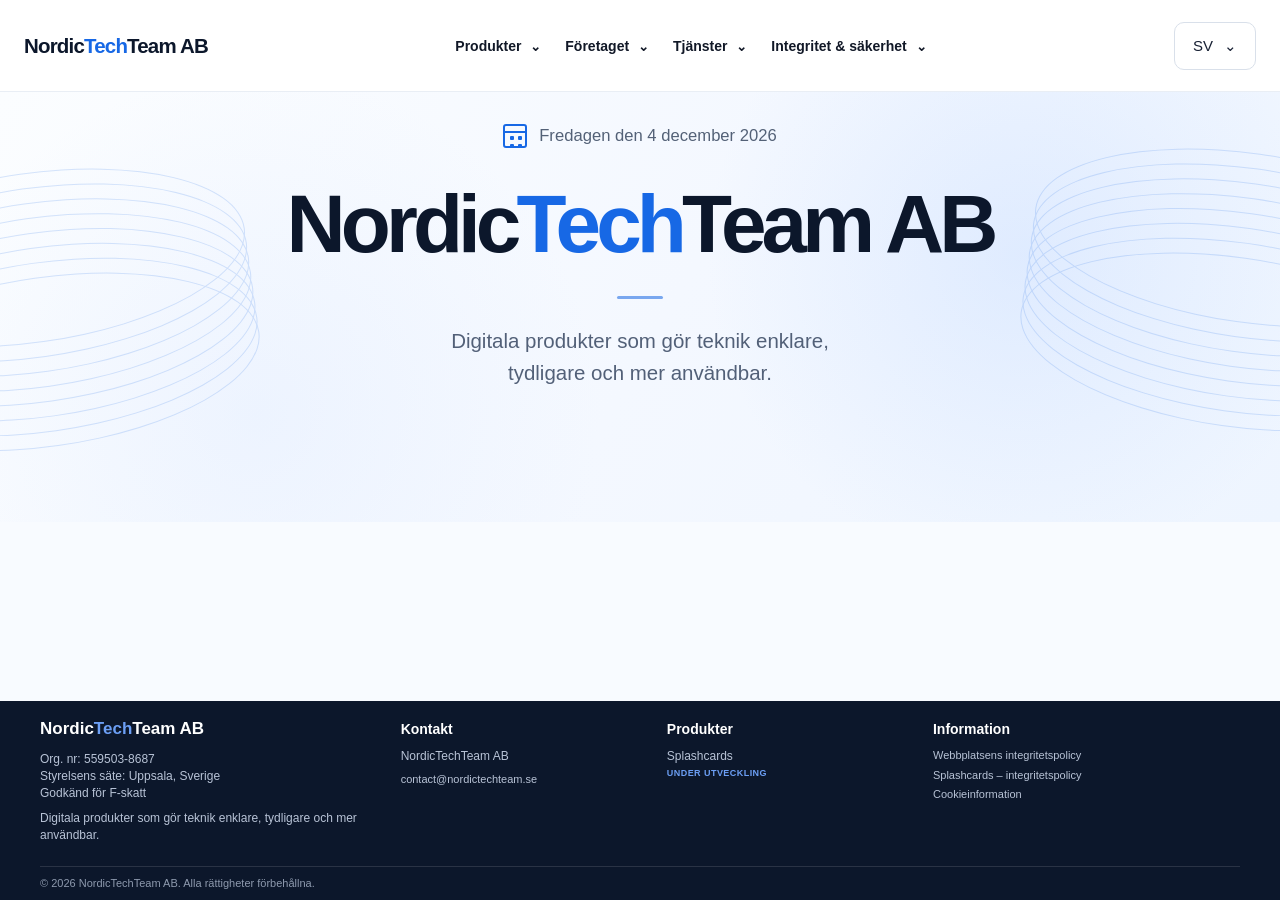
<file: index.html>
<!DOCTYPE html>
<html lang="sv">

<head>
    <meta charset="UTF-8">
    <meta name="viewport" content="width=device-width, initial-scale=1.0">

    <title>NordicTechTeam AB</title>

    <link rel="stylesheet" href="style.css">
</head>

<body>

    <!-- ========================================
         TOPPMENY
    ========================================= -->

    <header class="topbar">

        <a href="#" class="logo">
            Nordic<span>Tech</span>Team AB
        </a>

        <!-- Hamburgermeny för mobil -->
        <button
            class="menu-toggle"
            id="menuToggle"
            aria-label="Öppna meny"
            aria-expanded="false"
        >
            ☰
        </button>


        <!-- NAVIGATION -->
        <nav class="navigation" id="mainNavigation">


            <!-- PRODUKTER -->
            <div class="dropdown">

                <button class="nav-link">
                    Produkter
                    <span class="arrow">⌄</span>
                </button>

                <div class="dropdown-menu products-menu">
<!-- 

                    <div class="submenu">
                    
                        <button class="submenu-button">
                            Publicerade
                            <span>›</span>
                        </button>
                    
                        <div class="submenu-menu">
                    
                            <a
                                href="https://hundpromenad.se"
                                target="_blank"
                                rel="noopener noreferrer"
                            >
                                Hundpromenad.se
                            </a>
                    
                            <a
                                href="https://nosbox.se"
                                target="_blank"
                                rel="noopener noreferrer"
                            >
                                Nosbox.se
                            </a>
                    
                        </div>
                    
                    </div>

-->

                    <!-- Under utveckling -->
                    <div class="submenu">

                        <button class="submenu-button">
                            Under utveckling
                            <span>›</span>
                        </button>

                        <div class="submenu-menu">

                            <div class="product-coming-soon">
                                <span>
                                    Splashcards
                                </span>
                            </div>

                        </div>

                    </div>

                </div>

            </div>


            <!-- FÖRETAGET -->
            <div class="dropdown">

                <button class="nav-link">
                    Företaget
                    <span class="arrow">⌄</span>
                </button>

                <div class="dropdown-menu">

                    <a href="#" id="openAbout">
                        Om NordicTechTeam
                    </a>

                    <a href="#" id="openIdea">
                        Vår idé
                    </a>

                </div>

            </div>


            <!-- TJÄNSTER -->
            <div class="dropdown">

                <button class="nav-link">
                    Tjänster
                    <span class="arrow">⌄</span>
                </button>

                <div class="dropdown-menu">

                    <a href="#">
                        Apputveckling
                    </a>

                    <a href="#">
                        Digitala lösningar
                    </a>

                </div>

            </div>


            <!-- INTEGRITET & SÄKERHET -->
            <div class="dropdown">

                <button class="nav-link">
                    Integritet & säkerhet
                    <span class="arrow">⌄</span>
                </button>

                <div class="dropdown-menu">

                    <a href="integritet.html">
                        Webbplatsens integritetspolicy
                    </a>

                    <a href="flashcard_integritet.html">
                        Splashcards – integritetspolicy
                    </a>

                    <a href="cookies.html">
                        Cookieinformation
                    </a>

                </div>

            </div>

        
            <!-- Kontakt i menyn 
            <a href="#kontakt" class="nav-contact-text">
                Kontakt
            </a>
        -->


        </nav>


        <!-- HÖGER DEL -->
        <div class="topbar-right">

            <button class="language">
                SV
                <span>⌄</span>
            </button>            

        </div>

    </header>



    <!-- ========================================
         HUVUDINNEHÅLL
    ========================================= -->

    <main>

        <section class="hero">


            <!-- Vänster våg -->
            <div class="wave wave-left">
                <span></span>
                <span></span>
                <span></span>
                <span></span>
                <span></span>
                <span></span>
                <span></span>
                <span></span>
            </div>


            <!-- Höger våg -->
            <div class="wave wave-right">
                <span></span>
                <span></span>
                <span></span>
                <span></span>
                <span></span>
                <span></span>
                <span></span>
                <span></span>
            </div>


            <div class="hero-content">


                <!-- Datum -->
                <div class="date-row">

                    <div class="calendar-icon">

                        <div class="calendar-top"></div>

                        <div class="calendar-body">
                            <span></span>
                            <span></span>
                            <span></span>
                            <span></span>
                        </div>

                    </div>

                    <p id="currentDate"></p>

                </div>


                <!-- Huvudrubrik -->
                <h1>
                    Nordic<span>Tech</span>Team AB
                </h1>


                <div class="title-line"></div>


                <!-- Text -->
                <p class="tagline">
                    Digitala produkter som gör teknik enklare,
                    <br class="desktop-break">
                    tydligare och mer användbar.
                </p>


                

            </div>

        </section>


        <!-- Platser för framtida innehåll -->
        <section id="appar"></section>

        <section id="kontakt"></section>

    </main>



    <!-- ========================================
         SIDFOT
    ========================================= -->

    <footer class="site-footer">

        <div class="footer-container">


            <!-- FÖRETAGET -->
            <div class="footer-column footer-company">

                <h2>
                    Nordic<span>Tech</span>Team AB
                </h2>
                <p class="footer-company-info">
                    Org. nr: 559503-8687<br>
                    Styrelsens säte: Uppsala, Sverige<br>
                    Godkänd för F-skatt<br>
                </p>

                 <p>
                    Digitala produkter som gör teknik enklare,
                    tydligare och mer användbar.
                </p>

            </div>


            <!-- KONTAKT -->
            <div class="footer-column">

                <h3>Kontakt</h3>

                <p>
                    NordicTechTeam AB
                </p>

                <a href="mailto:nordictechteam@gmail.com">
                    contact@nordictechteam.se
                </a>

            </div>


            <!-- PRODUKTER -->
            <div class="footer-column">

                <h3>Produkter</h3>
<!--
                <a
                    href="https://hundpromenad.se"
                    target="_blank"
                    rel="noopener noreferrer"
                >
                    hundpromenad.se
                </a>

                <a
                    href="https://nosbox.se"
                    target="_blank"
                    rel="noopener noreferrer"
                >
                    nosbox.se
                </a>
-->
                <span class="footer-development">
                    Splashcards

                    <small>
                        Under utveckling
                    </small>
                </span>

            </div>


            <!-- INFORMATION -->
            <div class="footer-column">

                <h3>Information</h3>

                <a href="integritet.html">
                    Webbplatsens integritetspolicy
                </a>

                <a href="flashcard_integritet.html">
                    Splashcards – integritetspolicy
                </a>

                <a href="cookies.html">
                    Cookieinformation
                </a>

            </div>

        </div>


        <!-- Nedersta raden -->
        <div class="footer-bottom">

            <p>
                © 2026 NordicTechTeam AB.
                Alla rättigheter förbehållna.
            </p>

        </div>

    </footer>



    <!-- ========================================
         POPUP – OM NORDICTECHTEAM
    ========================================= -->

    <div
        class="about-modal"
        id="aboutModal"
        role="dialog"
        aria-modal="true"
        aria-labelledby="aboutTitle"
    >

        <div class="about-modal-content">

            <button
                class="about-modal-close"
                id="closeAbout"
                aria-label="Stäng"
            >
                &times;
            </button>


            <h2
                class="modal-blue-title"
                id="aboutTitle"
            >
                Om NordicTechTeam AB
            </h2>


            <p>
                NordicTechTeam AB är ett svenskt teknikföretag
                med fokus på utveckling av digitala lösningar
                och applikationer.
            </p>

            <p>
                Vi utvecklar användarvänliga digitala verktyg
                med målet att göra teknik enkel, tillgänglig
                och användbar i vardagen.
            </p>

            <p>
                Vårt arbete omfattar bland annat utveckling
                av appar och programvara inom lärande,
                produktivitet och digital tillgänglighet.
            </p>

        </div>

    </div>



    <!-- ========================================
         POPUP – VÅR IDÉ
    ========================================= -->

    <div
        class="about-modal"
        id="ideaModal"
        role="dialog"
        aria-modal="true"
        aria-labelledby="ideaTitle"
    >

        <div class="about-modal-content">

            <button
                class="about-modal-close"
                id="closeIdea"
                aria-label="Stäng"
            >
                &times;
            </button>


            <h2
                class="modal-blue-title"
                id="ideaTitle"
            >
                Vår idé
            </h2>


            <p>
                Vår idé är att skapa digitala produkter som
                löser verkliga problem och gör vardagen enklare.
            </p>

            <p>
                Vi vill utveckla lösningar som är tydliga,
                användarvänliga och lätta att förstå,
                utan onödig komplexitet.
            </p>

            <p>
                Teknik ska vara ett hjälpmedel. Därför utgår
                vi från användarens behov och fokuserar på
                funktioner som faktiskt tillför värde.
            </p>

        </div>

    </div>



    <!-- JavaScript -->
    <script src="script.js"></script>


    <!-- Cloudflare Web Analytics -->
    <script type='module' 
        src='https://static.cloudflareinsights.com/beacon.min.js' 
        data-cf-beacon='{"token": "2619cbb8064b44cd95026de4b853d9dc"}'>
    </script><!-- End Cloudflare Web Analytics -->
</body>

</html>
</file>
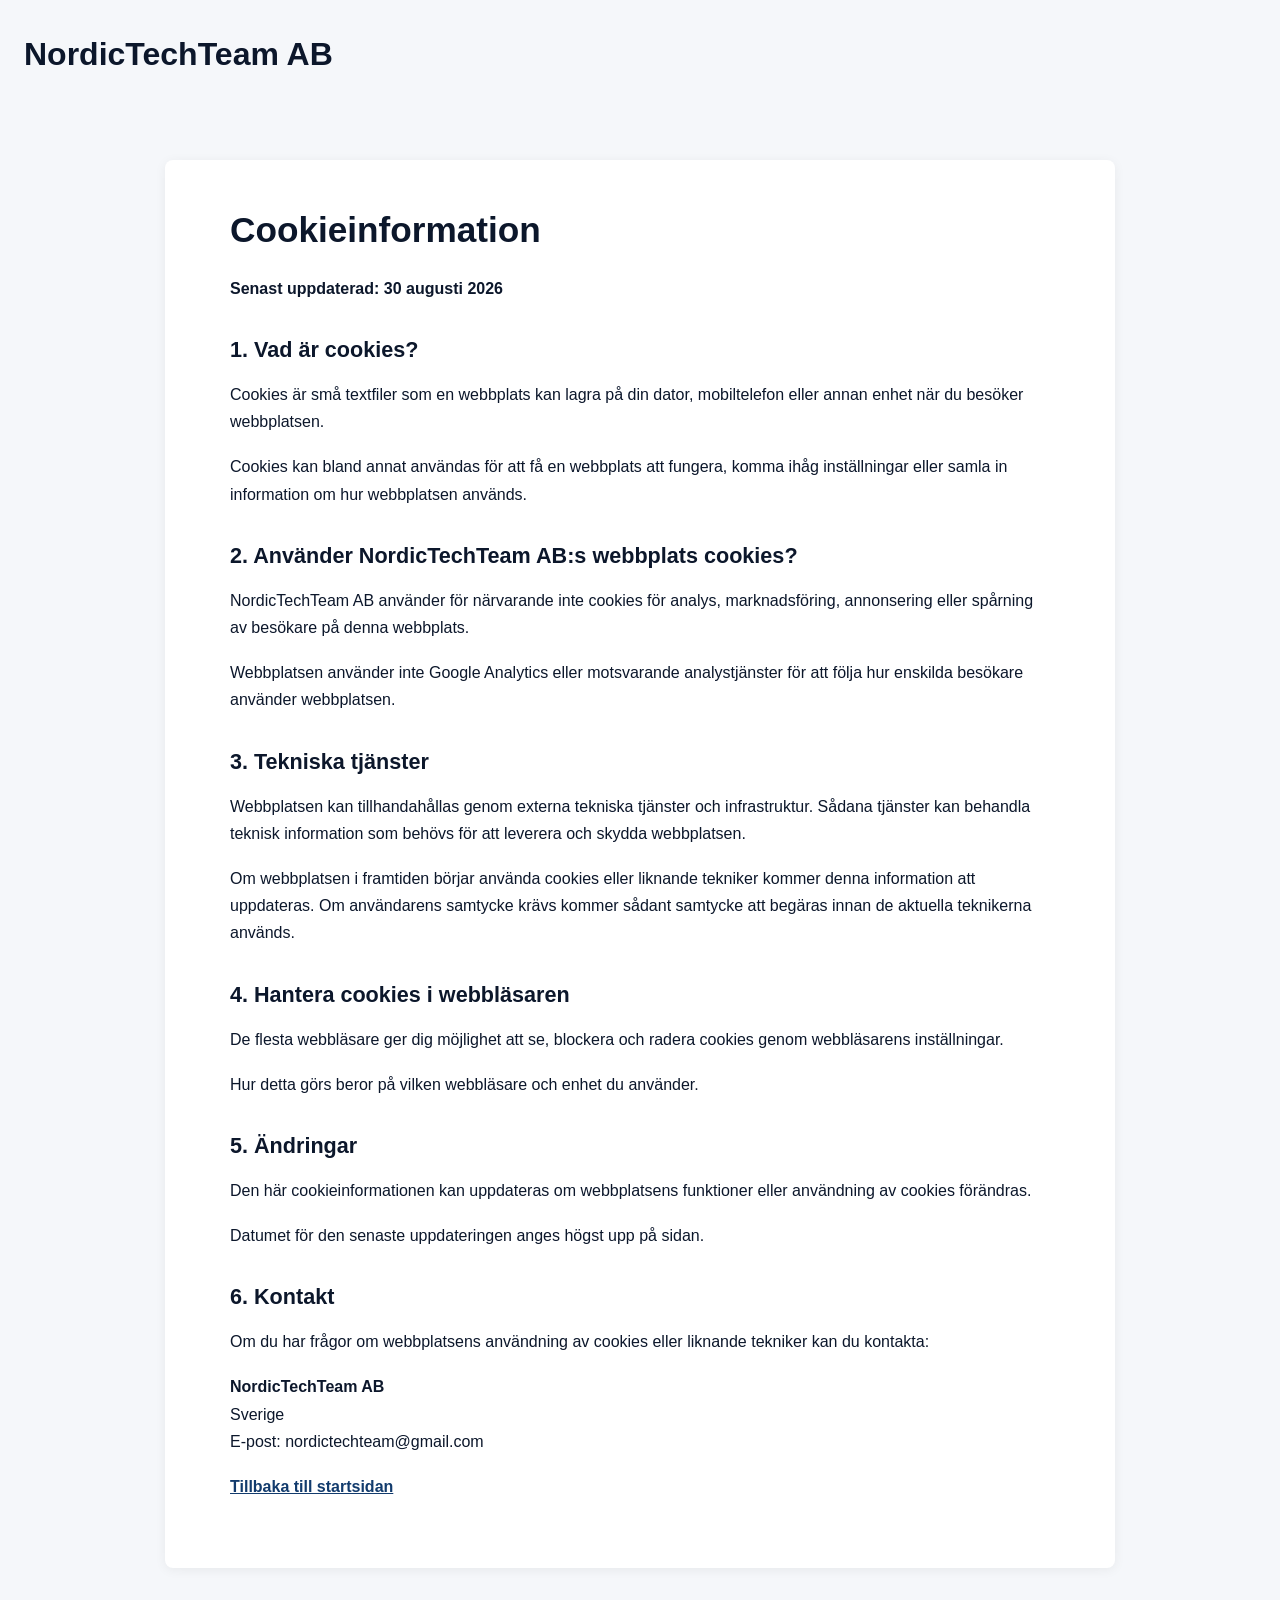
<file: cookies.html>
<!DOCTYPE html>
<html lang="sv">

<head>
    <meta charset="UTF-8">
    <meta name="viewport" content="width=device-width, initial-scale=1.0">

    <title>Cookieinformation | NordicTechTeam AB</title>

    <link rel="stylesheet" href="style.css">
</head>

<body class="privacy-page">

    <header>
        <h1>NordicTechTeam AB</h1>
    </header>

    <main class="privacy-container">

        <section>

            <h2>Cookieinformation</h2>

            <p>
                <strong>Senast uppdaterad: 30 augusti 2026</strong>
            </p>

            <h3>1. Vad är cookies?</h3>

            <p>
                Cookies är små textfiler som en webbplats kan lagra
                på din dator, mobiltelefon eller annan enhet när du
                besöker webbplatsen.
            </p>

            <p>
                Cookies kan bland annat användas för att få en webbplats
                att fungera, komma ihåg inställningar eller samla in
                information om hur webbplatsen används.
            </p>

            <h3>2. Använder NordicTechTeam AB:s webbplats cookies?</h3>

            <p>
                NordicTechTeam AB använder för närvarande inte cookies
                för analys, marknadsföring, annonsering eller spårning
                av besökare på denna webbplats.
            </p>

            <p>
                Webbplatsen använder inte Google Analytics eller
                motsvarande analystjänster för att följa hur enskilda
                besökare använder webbplatsen.
            </p>

            <h3>3. Tekniska tjänster</h3>

            <p>
                Webbplatsen kan tillhandahållas genom externa tekniska
                tjänster och infrastruktur. Sådana tjänster kan behandla
                teknisk information som behövs för att leverera och
                skydda webbplatsen.
            </p>

            <p>
                Om webbplatsen i framtiden börjar använda cookies eller
                liknande tekniker kommer denna information att uppdateras.
                Om användarens samtycke krävs kommer sådant samtycke att
                begäras innan de aktuella teknikerna används.
            </p>

            <h3>4. Hantera cookies i webbläsaren</h3>

            <p>
                De flesta webbläsare ger dig möjlighet att se, blockera
                och radera cookies genom webbläsarens inställningar.
            </p>

            <p>
                Hur detta görs beror på vilken webbläsare och enhet
                du använder.
            </p>

            <h3>5. Ändringar</h3>

            <p>
                Den här cookieinformationen kan uppdateras om
                webbplatsens funktioner eller användning av cookies
                förändras.
            </p>

            <p>
                Datumet för den senaste uppdateringen anges högst upp
                på sidan.
            </p>

            <h3>6. Kontakt</h3>

            <p>
                Om du har frågor om webbplatsens användning av cookies
                eller liknande tekniker kan du kontakta:
            </p>

            <p>
                <strong>NordicTechTeam AB</strong><br>
                Sverige<br>
                E-post: nordictechteam@gmail.com
            </p>

            <p>
                <a href="index.html">Tillbaka till startsidan</a>
            </p>

        </section>

    </main>

</body>

</html>
</file>
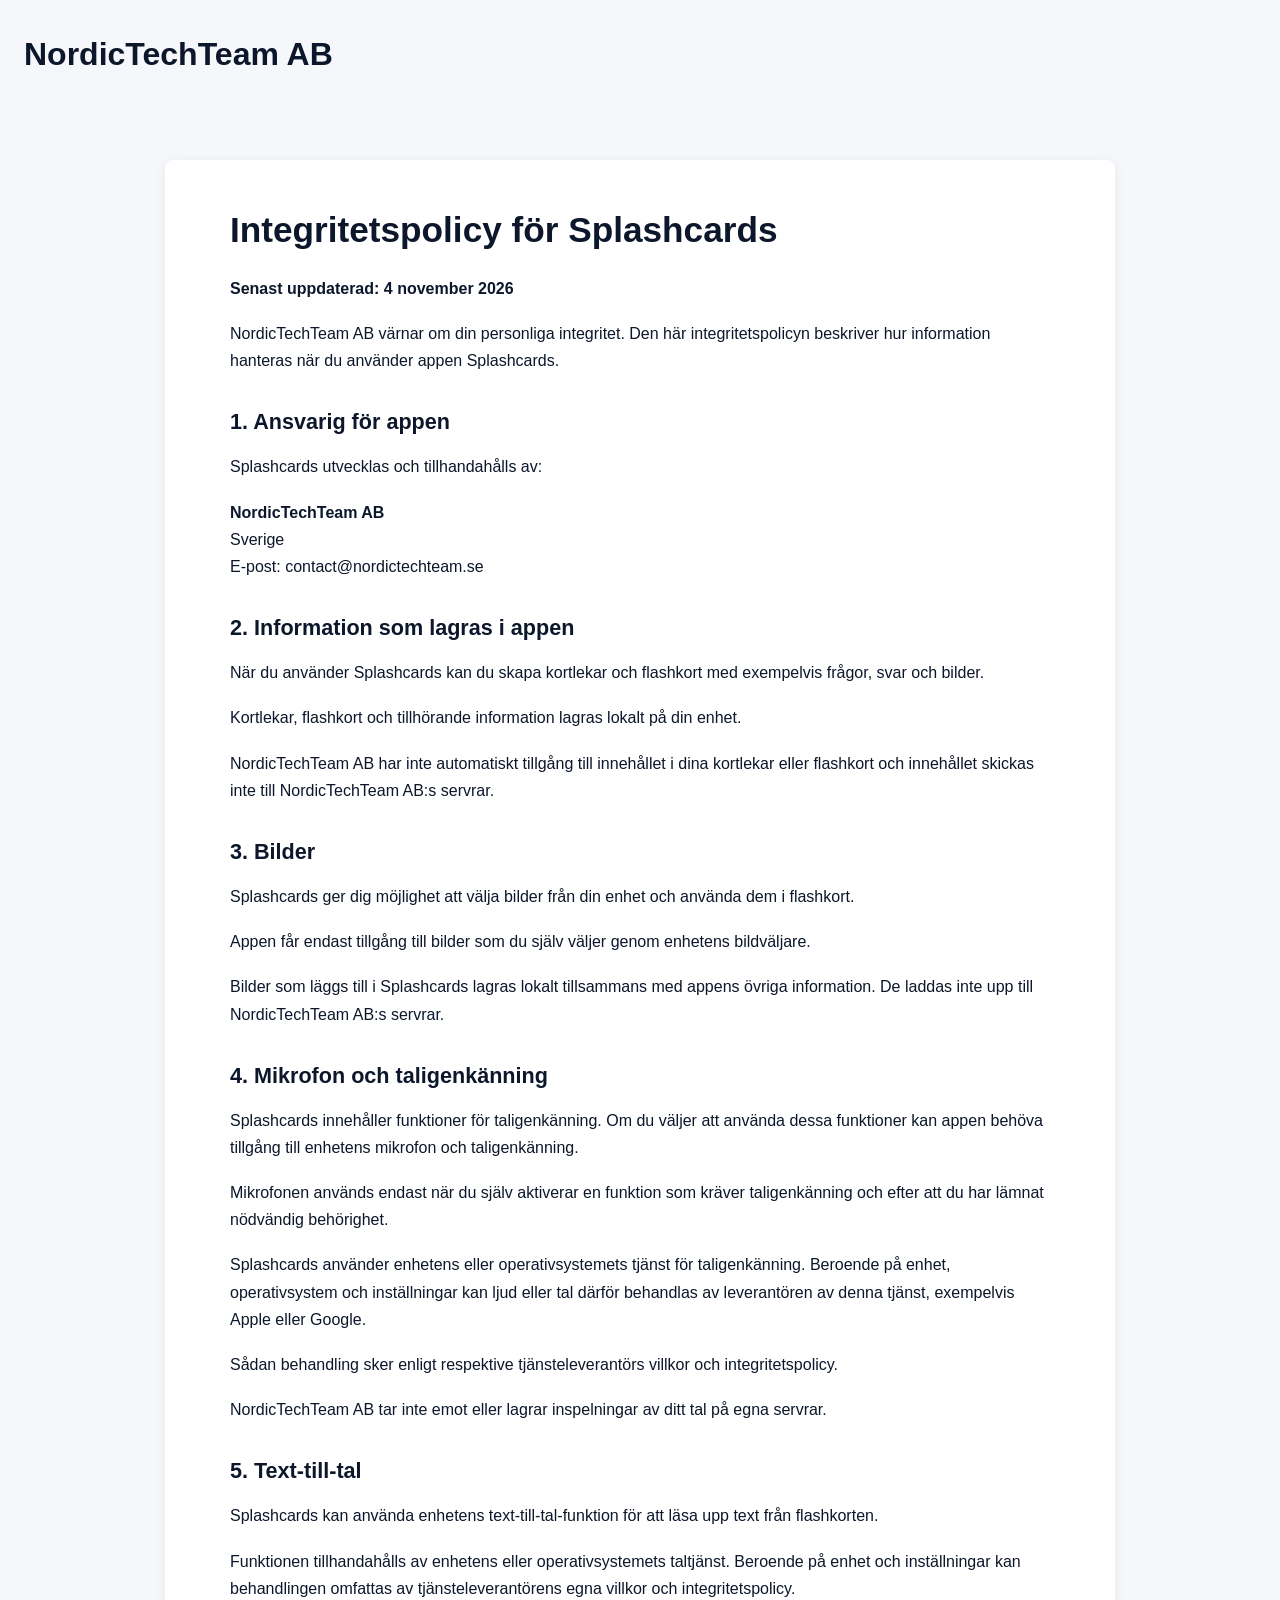
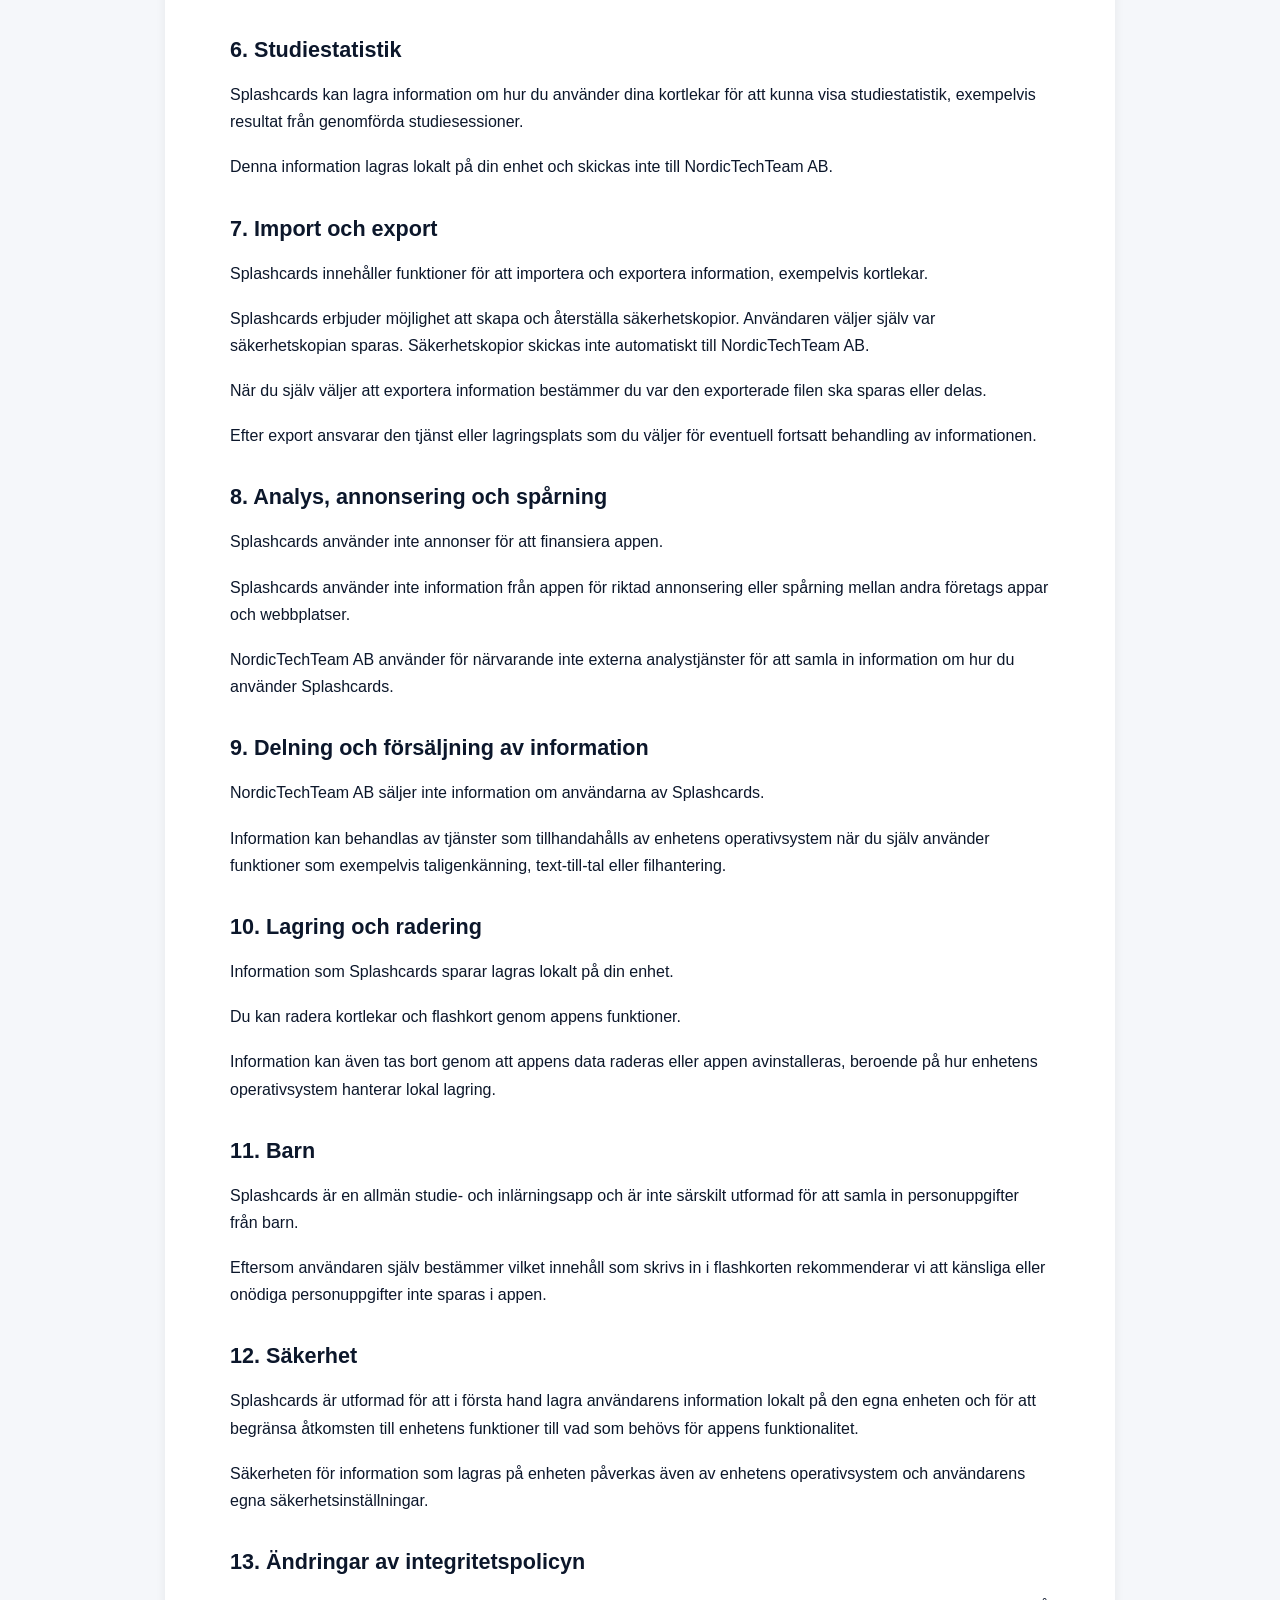
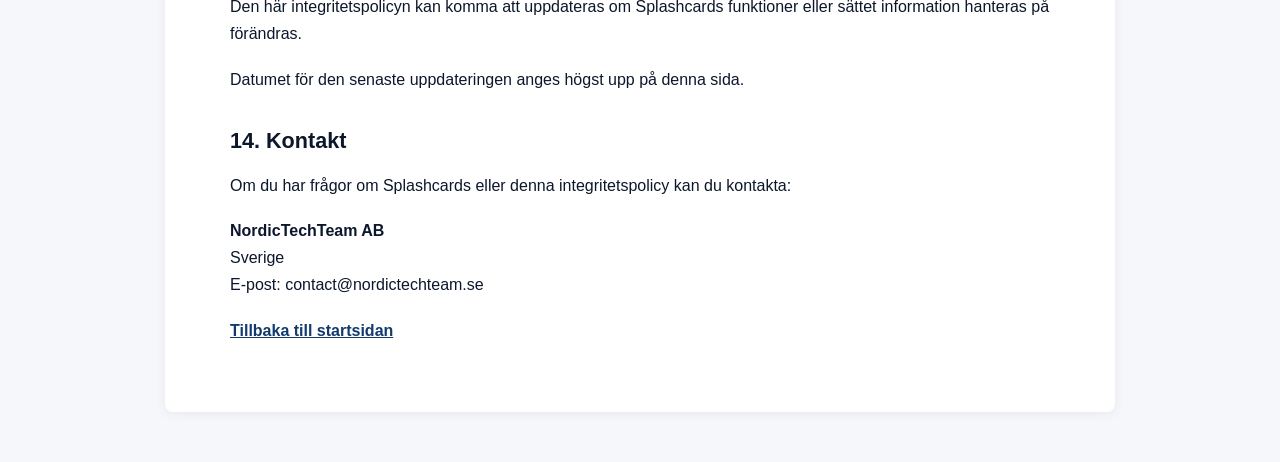
<file: flashcard_integritet.html>
<!DOCTYPE html>
<html lang="sv">
<head>
  <meta charset="UTF-8">
  <meta name="viewport" content="width=device-width, initial-scale=1.0">
  <title>Splashcards – integritetspolicy | NordicTechTeam AB</title>
  <link rel="stylesheet" href="style.css">
</head>

<body class="privacy-page">

  <header>
    <h1>NordicTechTeam AB</h1>
  </header>

 <main class="privacy-container">
    <section>
      <h2>Integritetspolicy för Splashcards</h2>

      <p><strong>Senast uppdaterad: 4 november 2026</strong></p>

      <p>
        NordicTechTeam AB värnar om din personliga integritet.
        Den här integritetspolicyn beskriver hur information hanteras
        när du använder appen Splashcards.
      </p>

      <h3>1. Ansvarig för appen</h3>

      <p>
        Splashcards utvecklas och tillhandahålls av:
      </p>

      <p>
        <strong>NordicTechTeam AB</strong><br>
        Sverige<br>
        E-post: contact@nordictechteam.se
      </p>

      <h3>2. Information som lagras i appen</h3>

      <p>
        När du använder Splashcards kan du skapa kortlekar och flashkort
        med exempelvis frågor, svar och bilder.
      </p>

      <p>
        Kortlekar, flashkort och tillhörande information lagras lokalt
        på din enhet.
      </p>

      <p>
        NordicTechTeam AB har inte automatiskt tillgång till innehållet
        i dina kortlekar eller flashkort och innehållet skickas inte till
        NordicTechTeam AB:s servrar.
      </p>

      <h3>3. Bilder</h3>

      <p>
        Splashcards ger dig möjlighet att välja bilder från din enhet
        och använda dem i flashkort.
      </p>

      <p>
        Appen får endast tillgång till bilder som du själv väljer genom
        enhetens bildväljare.
      </p>

      <p>
        Bilder som läggs till i Splashcards lagras lokalt tillsammans med
        appens övriga information. De laddas inte upp till
        NordicTechTeam AB:s servrar.
      </p>

      <h3>4. Mikrofon och taligenkänning</h3>

      <p>
        Splashcards innehåller funktioner för taligenkänning.
        Om du väljer att använda dessa funktioner kan appen behöva
        tillgång till enhetens mikrofon och taligenkänning.
      </p>

      <p>
        Mikrofonen används endast när du själv aktiverar en funktion
        som kräver taligenkänning och efter att du har lämnat nödvändig behörighet.
      </p>

      <p>
        Splashcards använder enhetens eller operativsystemets tjänst för
        taligenkänning. Beroende på enhet, operativsystem och inställningar
        kan ljud eller tal därför behandlas av leverantören av denna tjänst,
        exempelvis Apple eller Google.
      </p>

      <p>
        Sådan behandling sker enligt respektive tjänsteleverantörs
        villkor och integritetspolicy.
      </p>

      <p>
        NordicTechTeam AB tar inte emot eller lagrar inspelningar
        av ditt tal på egna servrar.
      </p>

      <h3>5. Text-till-tal</h3>

      <p>
        Splashcards kan använda enhetens text-till-tal-funktion
        för att läsa upp text från flashkorten.
      </p>

      <p>
        Funktionen tillhandahålls av enhetens eller operativsystemets
        taltjänst. Beroende på enhet och inställningar kan behandlingen
        omfattas av tjänsteleverantörens egna villkor och integritetspolicy.
      </p>

      <h3>6. Studiestatistik</h3>

      <p>
        Splashcards kan lagra information om hur du använder dina kortlekar
        för att kunna visa studiestatistik, exempelvis resultat från
        genomförda studiesessioner.
      </p>

      <p>
        Denna information lagras lokalt på din enhet och skickas inte
        till NordicTechTeam AB.
      </p>

      <h3>7. Import och export</h3>

      <p>
        Splashcards innehåller funktioner för att importera och exportera
        information, exempelvis kortlekar.
      </p>

      <p>
        Splashcards erbjuder möjlighet att skapa och återställa säkerhetskopior. 
        Användaren väljer själv var säkerhetskopian sparas. Säkerhetskopior skickas inte automatiskt till NordicTechTeam AB.
      </p>
        
      <p>
        När du själv väljer att exportera information bestämmer du var
        den exporterade filen ska sparas eller delas.
      </p>

      <p>
        Efter export ansvarar den tjänst eller lagringsplats som du väljer
        för eventuell fortsatt behandling av informationen.
      </p>

      <h3>8. Analys, annonsering och spårning</h3>

      <p>
        Splashcards använder inte annonser för att finansiera appen.
      </p>

      <p>
        Splashcards använder inte information från appen för riktad
        annonsering eller spårning mellan andra företags appar och webbplatser.
      </p>

      <p>
        NordicTechTeam AB använder för närvarande inte externa analystjänster
        för att samla in information om hur du använder Splashcards.
      </p>

      <h3>9. Delning och försäljning av information</h3>

      <p>
        NordicTechTeam AB säljer inte information om användarna av Splashcards.
      </p>

      <p>
        Information kan behandlas av tjänster som tillhandahålls av
        enhetens operativsystem när du själv använder funktioner som
        exempelvis taligenkänning, text-till-tal eller filhantering.
      </p>

      <h3>10. Lagring och radering</h3>

      <p>
        Information som Splashcards sparar lagras lokalt på din enhet.
      </p>

      <p>
        Du kan radera kortlekar och flashkort genom appens funktioner.
      </p>

      <p>
        Information kan även tas bort genom att appens data raderas
        eller appen avinstalleras, beroende på hur enhetens operativsystem
        hanterar lokal lagring.
      </p>

      <h3>11. Barn</h3>

      <p>
        Splashcards är en allmän studie- och inlärningsapp och är inte
        särskilt utformad för att samla in personuppgifter från barn.
      </p>

      <p>
        Eftersom användaren själv bestämmer vilket innehåll som skrivs
        in i flashkorten rekommenderar vi att känsliga eller onödiga
        personuppgifter inte sparas i appen.
      </p>

      <h3>12. Säkerhet</h3>

      <p>
        Splashcards är utformad för att i första hand lagra användarens
        information lokalt på den egna enheten och för att begränsa
        åtkomsten till enhetens funktioner till vad som behövs
        för appens funktionalitet.
      </p>

      <p>
        Säkerheten för information som lagras på enheten påverkas även
        av enhetens operativsystem och användarens egna säkerhetsinställningar.
      </p>

      <h3>13. Ändringar av integritetspolicyn</h3>

      <p>
        Den här integritetspolicyn kan komma att uppdateras om Splashcards
        funktioner eller sättet information hanteras på förändras.
      </p>

      <p>
        Datumet för den senaste uppdateringen anges högst upp på denna sida.
      </p>

      <h3>14. Kontakt</h3>

      <p>
        Om du har frågor om Splashcards eller denna integritetspolicy
        kan du kontakta:
      </p>

      <p>
        <strong>NordicTechTeam AB</strong><br>
        Sverige<br>
        E-post: contact@nordictechteam.se
      </p>

      <p>
        <a href="index.html">Tillbaka till startsidan</a>
      </p>

    </section>
  </main>

</body>
</html>
</file>
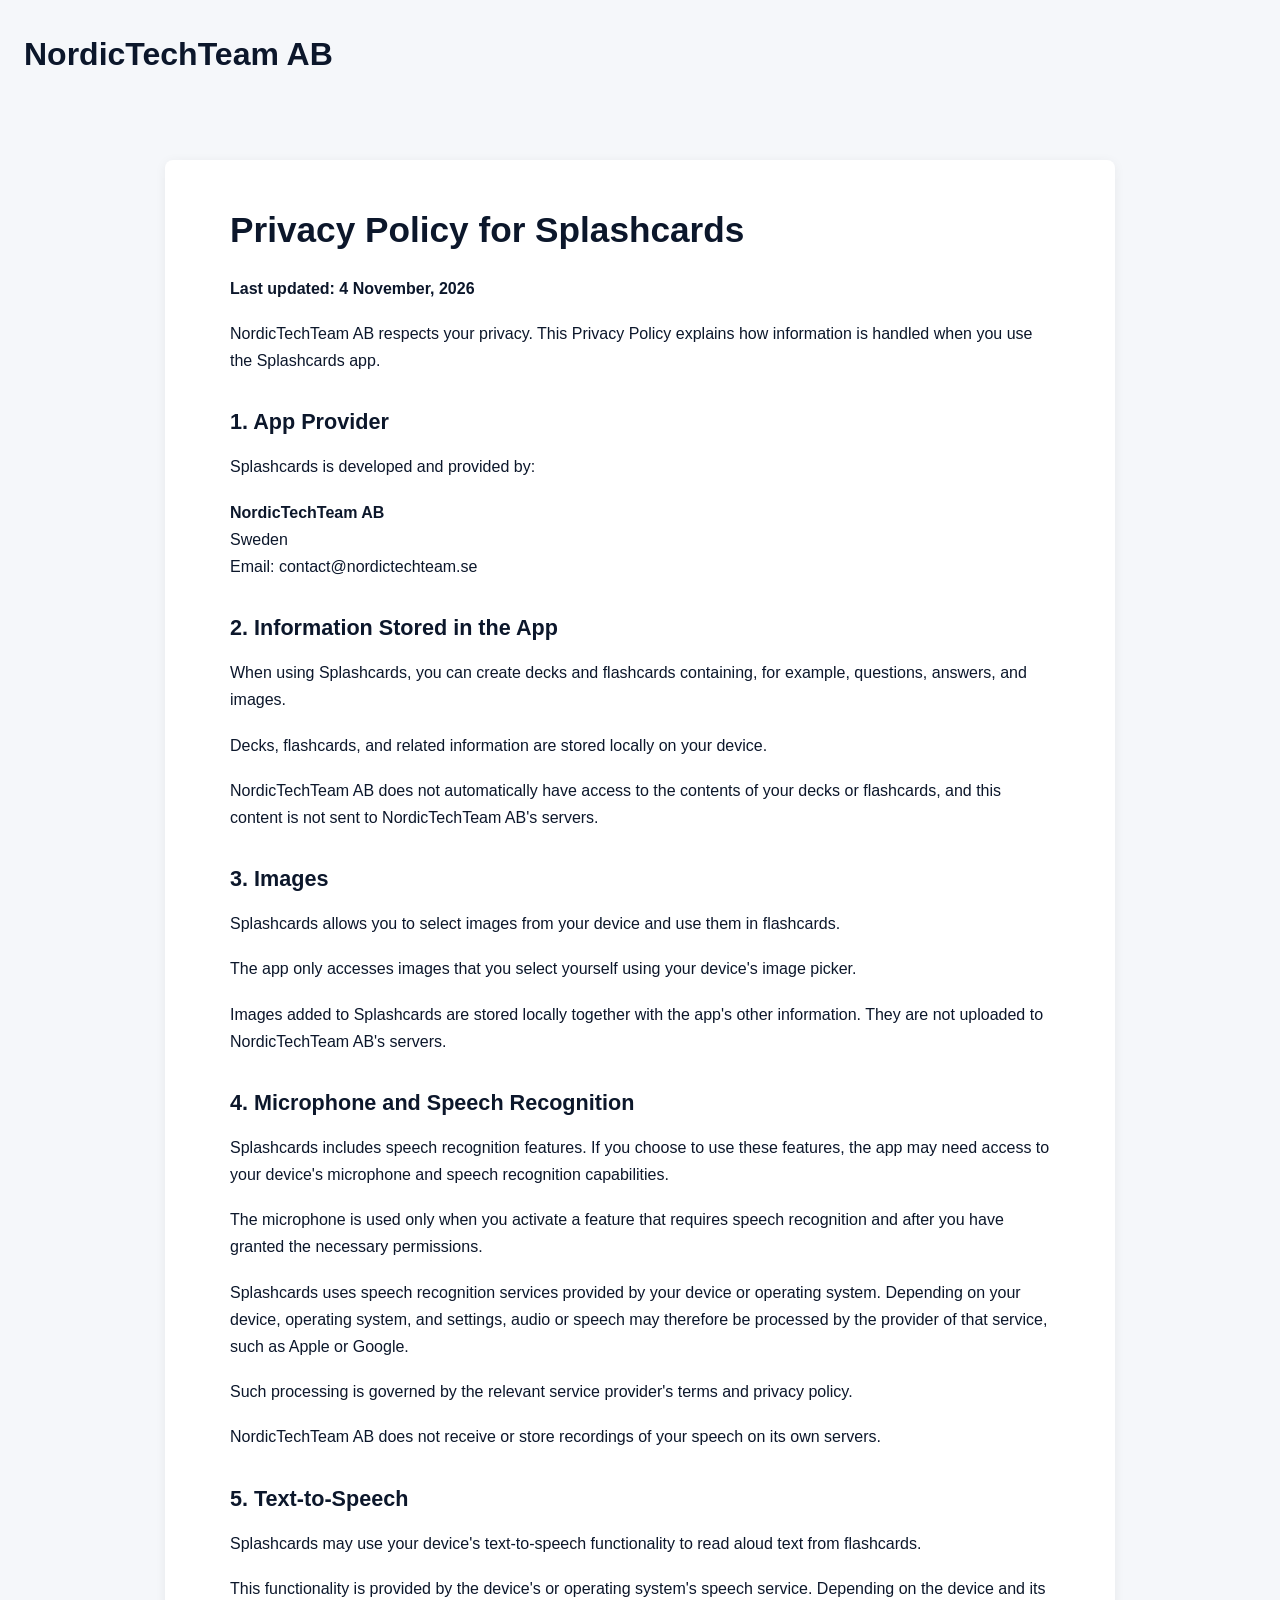
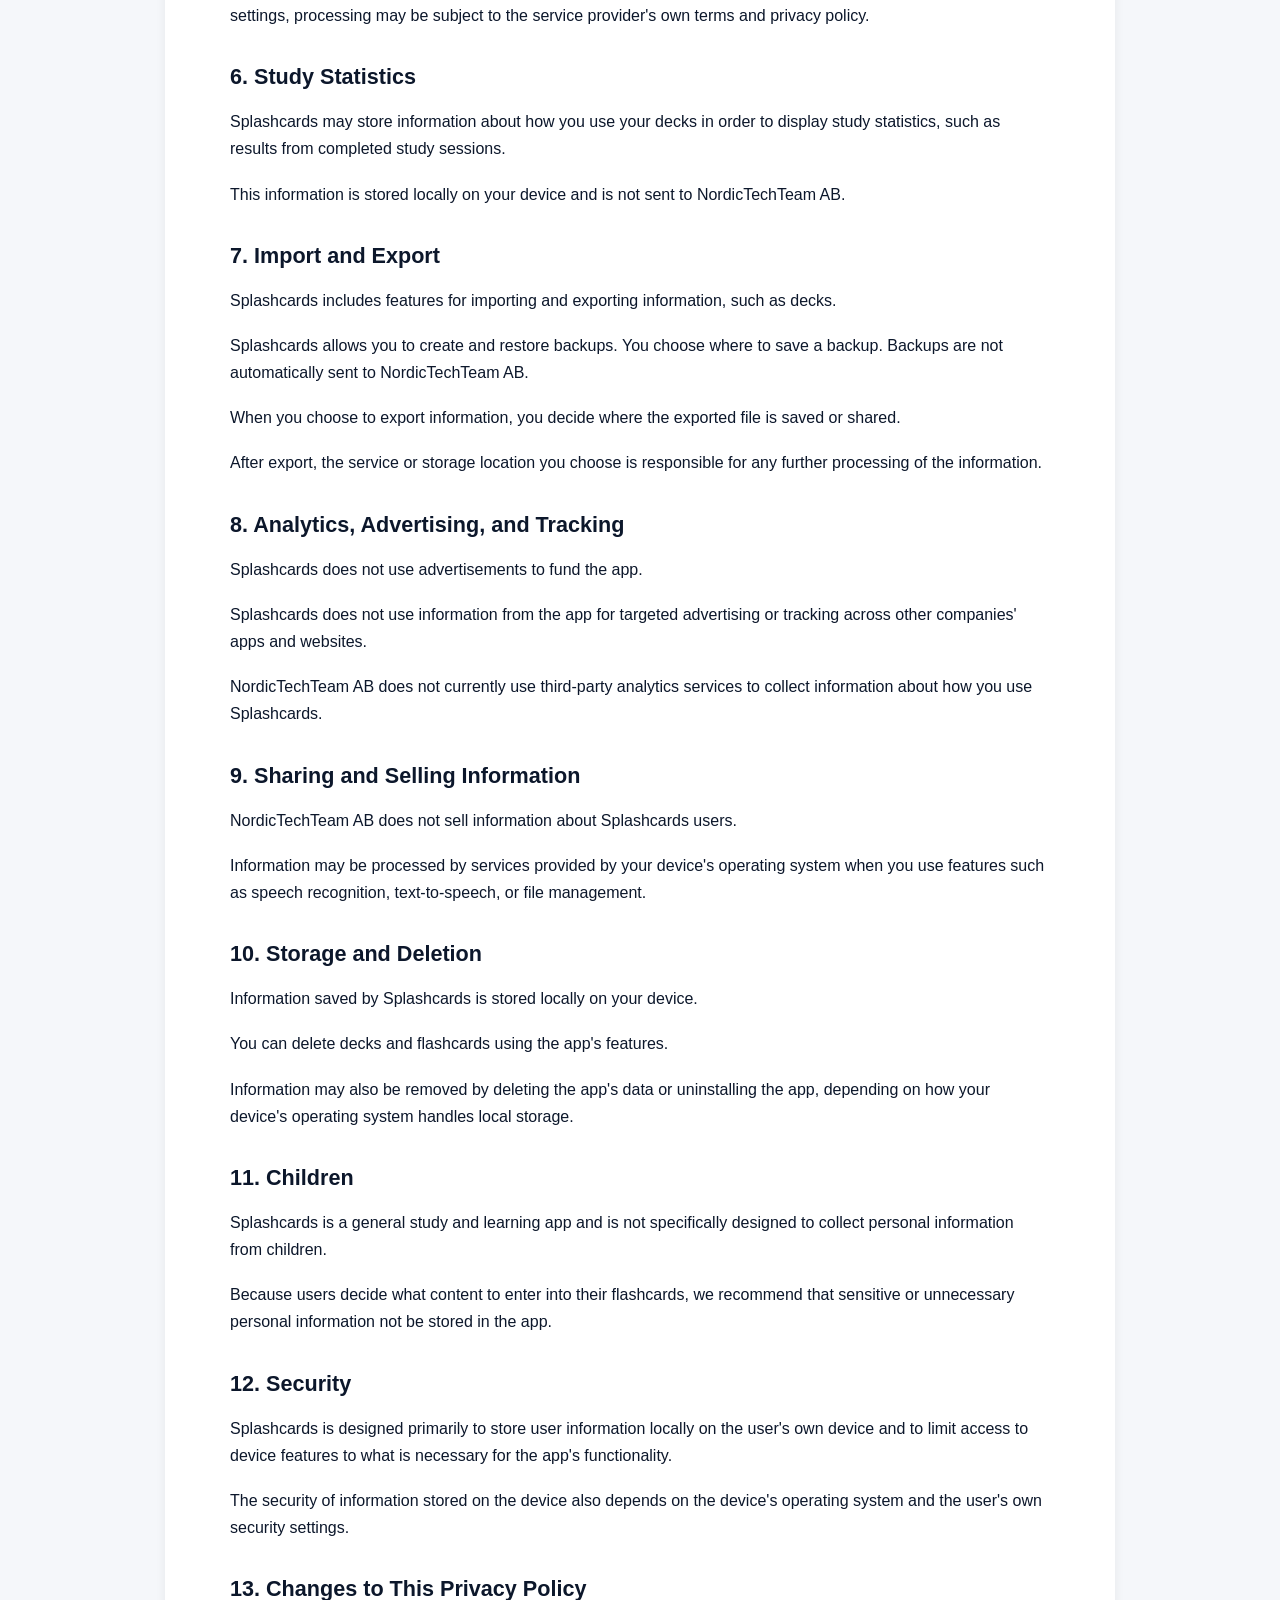
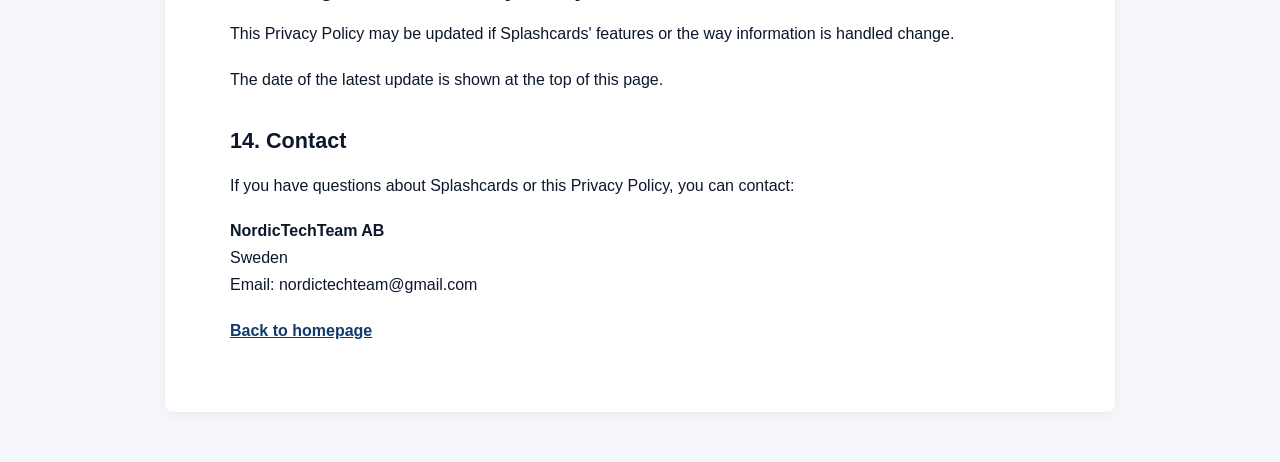
<file: flashcard_privacy.html>
<!DOCTYPE html>
<html lang="en">
<head>
  <meta charset="UTF-8">
  <meta name="viewport" content="width=device-width, initial-scale=1.0">
  <title>Splashcards – Privacy Policy | NordicTechTeam AB</title>
  <link rel="stylesheet" href="style.css">
</head>

<body class="privacy-page">
  <header>
    <h1>NordicTechTeam AB</h1>
  </header>

  <main class="privacy-container">
    <section>
      <h2>Privacy Policy for Splashcards</h2>
        <p><strong>Last updated: 4 November, 2026</strong></p>
      <p>NordicTechTeam AB respects your privacy. This Privacy Policy explains how information is handled when you use the Splashcards app.</p>

      <h3>1. App Provider</h3>
        <p>Splashcards is developed and provided by:</p>
        <p><strong>NordicTechTeam AB</strong><br>Sweden<br>Email: contact@nordictechteam.se</p>

      <h3>2. Information Stored in the App</h3>
        <p>When using Splashcards, you can create decks and flashcards containing, for example, questions, answers, and images.</p>
        <p>Decks, flashcards, and related information are stored locally on your device.</p>
        <p>NordicTechTeam AB does not automatically have access to the contents of your decks or flashcards, and this content is not sent to NordicTechTeam AB's servers.</p>

      <h3>3. Images</h3>
        <p>Splashcards allows you to select images from your device and use them in flashcards.</p>
        <p>The app only accesses images that you select yourself using your device's image picker.</p>
        <p>Images added to Splashcards are stored locally together with the app's other information. They are not uploaded to NordicTechTeam AB's servers.</p>

      <h3>4. Microphone and Speech Recognition</h3>
        <p>Splashcards includes speech recognition features. If you choose to use these features, the app may need access to your device's microphone and speech recognition capabilities.</p>
        <p>The microphone is used only when you activate a feature that requires speech recognition and after you have granted the necessary permissions.</p>
        <p>Splashcards uses speech recognition services provided by your device or operating system. Depending on your device, operating system, and settings, audio or speech may therefore be processed by the provider of that service, such as Apple or Google.</p>
        <p>Such processing is governed by the relevant service provider's terms and privacy policy.</p>
        <p>NordicTechTeam AB does not receive or store recordings of your speech on its own servers.</p>

      <h3>5. Text-to-Speech</h3>
        <p>Splashcards may use your device's text-to-speech functionality to read aloud text from flashcards.</p>
        <p>This functionality is provided by the device's or operating system's speech service. Depending on the device and its settings, processing may be subject to the service provider's own terms and privacy policy.</p>

      <h3>6. Study Statistics</h3>
        <p>Splashcards may store information about how you use your decks in order to display study statistics, such as results from completed study sessions.</p>
        <p>This information is stored locally on your device and is not sent to NordicTechTeam AB.</p>

      <h3>7. Import and Export</h3>
        <p>Splashcards includes features for importing and exporting information, such as decks.</p>
        <p>Splashcards allows you to create and restore backups. You choose where to save a backup. Backups are not automatically sent to NordicTechTeam AB.</p>
        <p>When you choose to export information, you decide where the exported file is saved or shared.</p>
        <p>After export, the service or storage location you choose is responsible for any further processing of the information.</p>

      <h3>8. Analytics, Advertising, and Tracking</h3>
        <p>Splashcards does not use advertisements to fund the app.</p>
        <p>Splashcards does not use information from the app for targeted advertising or tracking across other companies' apps and websites.</p>
        <p>NordicTechTeam AB does not currently use third-party analytics services to collect information about how you use Splashcards.</p>

      <h3>9. Sharing and Selling Information</h3>
        <p>NordicTechTeam AB does not sell information about Splashcards users.</p>
        <p>Information may be processed by services provided by your device's operating system when you use features such as speech recognition, text-to-speech, or file management.</p>

      <h3>10. Storage and Deletion</h3>
        <p>Information saved by Splashcards is stored locally on your device.</p>
        <p>You can delete decks and flashcards using the app's features.</p>
        <p>Information may also be removed by deleting the app's data or uninstalling the app, depending on how your device's operating system handles local storage.</p>

      <h3>11. Children</h3>
        <p>Splashcards is a general study and learning app and is not specifically designed to collect personal information from children.</p>
        <p>Because users decide what content to enter into their flashcards, we recommend that sensitive or unnecessary personal information not be stored in the app.</p>

      <h3>12. Security</h3>
        <p>Splashcards is designed primarily to store user information locally on the user's own device and to limit access to device features to what is necessary for the app's functionality.</p>
        <p>The security of information stored on the device also depends on the device's operating system and the user's own security settings.</p>

      <h3>13. Changes to This Privacy Policy</h3>
        <p>This Privacy Policy may be updated if Splashcards' features or the way information is handled change.</p>
        <p>The date of the latest update is shown at the top of this page.</p>

      <h3>14. Contact</h3>
        <p>If you have questions about Splashcards or this Privacy Policy, you can contact:</p>
        <p><strong>NordicTechTeam AB</strong><br>Sweden<br>Email: nordictechteam@gmail.com</p>
        <p><a href="index.html">Back to homepage</a></p>
    </section>
  </main>
</body>
</html>
</file>
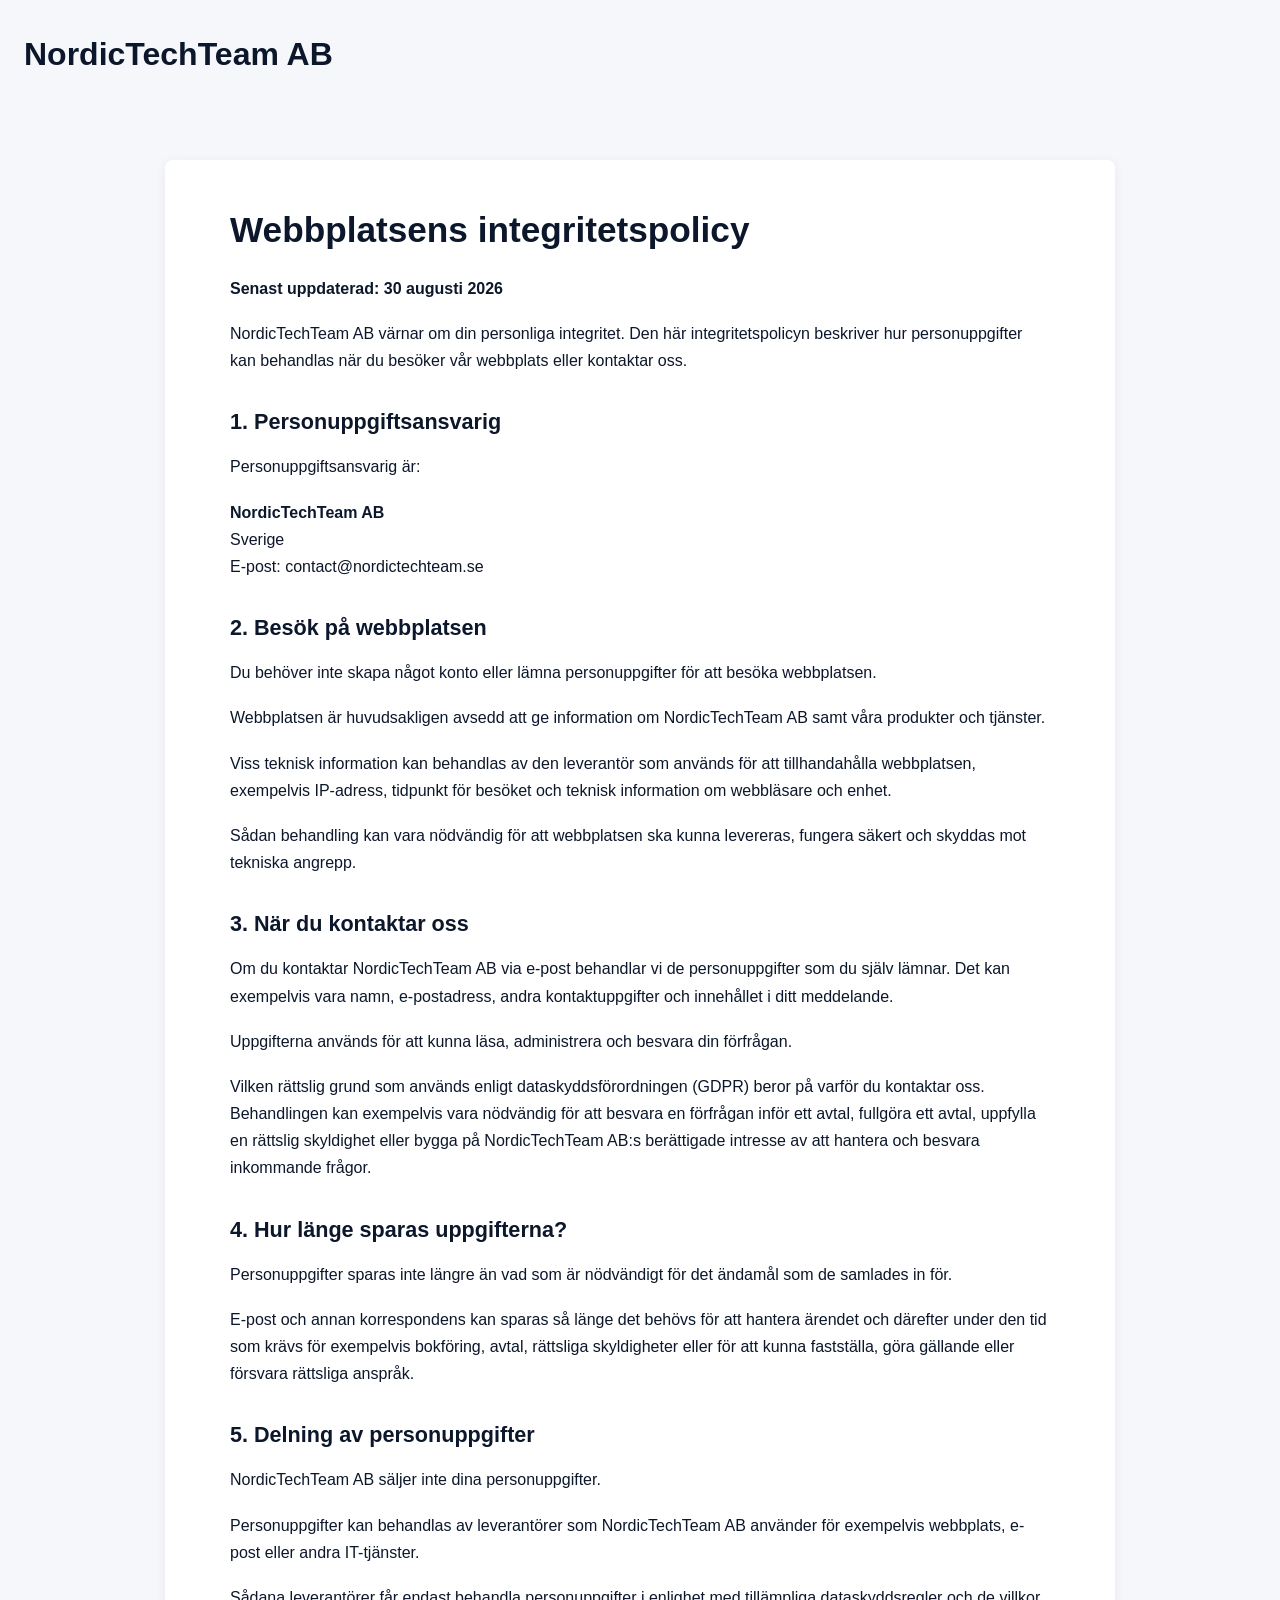
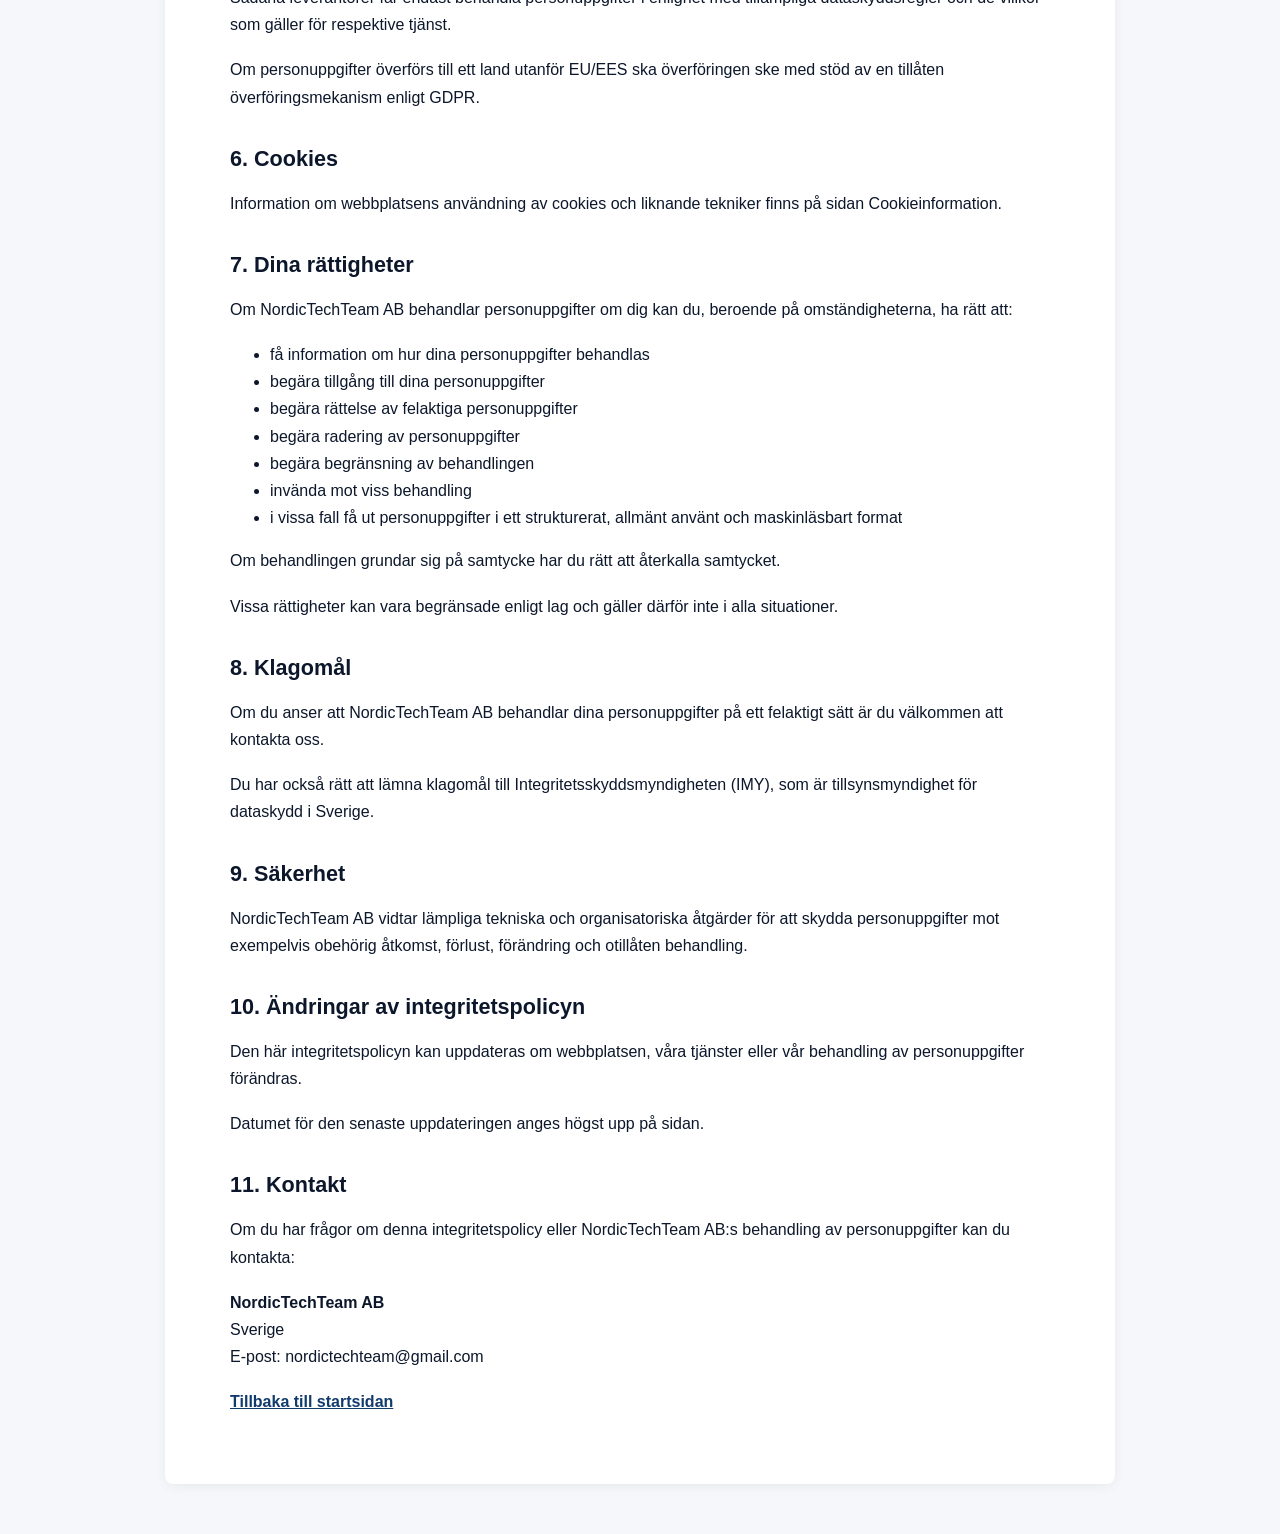
<file: integritet.html>
<!DOCTYPE html>
<html lang="sv">

<head>
    <meta charset="UTF-8">
    <meta name="viewport" content="width=device-width, initial-scale=1.0">

    <title>Webbplatsens integritetspolicy | NordicTechTeam AB</title>

    <link rel="stylesheet" href="style.css">
</head>

<body class="privacy-page">

    <header>
        <h1>NordicTechTeam AB</h1>
    </header>

    <main class="privacy-container">

        <section>

            <h2>Webbplatsens integritetspolicy</h2>

            <p>
                <strong>Senast uppdaterad: 30 augusti 2026</strong>
            </p>

            <p>
                NordicTechTeam AB värnar om din personliga integritet.
                Den här integritetspolicyn beskriver hur personuppgifter
                kan behandlas när du besöker vår webbplats eller
                kontaktar oss.
            </p>

            <h3>1. Personuppgiftsansvarig</h3>

            <p>
                Personuppgiftsansvarig är:
            </p>

            <p>
                <strong>NordicTechTeam AB</strong><br>
                Sverige<br>
                E-post: contact@nordictechteam.se
            </p>

            <h3>2. Besök på webbplatsen</h3>

            <p>
                Du behöver inte skapa något konto eller lämna
                personuppgifter för att besöka webbplatsen.
            </p>

            <p>
                Webbplatsen är huvudsakligen avsedd att ge information
                om NordicTechTeam AB samt våra produkter och tjänster.
            </p>

            <p>
                Viss teknisk information kan behandlas av den leverantör
                som används för att tillhandahålla webbplatsen,
                exempelvis IP-adress, tidpunkt för besöket och teknisk
                information om webbläsare och enhet.
            </p>

            <p>
                Sådan behandling kan vara nödvändig för att webbplatsen
                ska kunna levereras, fungera säkert och skyddas mot
                tekniska angrepp.
            </p>

            <h3>3. När du kontaktar oss</h3>

            <p>
                Om du kontaktar NordicTechTeam AB via e-post behandlar
                vi de personuppgifter som du själv lämnar. Det kan
                exempelvis vara namn, e-postadress, andra kontaktuppgifter
                och innehållet i ditt meddelande.
            </p>

            <p>
                Uppgifterna används för att kunna läsa, administrera
                och besvara din förfrågan.
            </p>

            <p>
                Vilken rättslig grund som används enligt
                dataskyddsförordningen (GDPR) beror på varför du
                kontaktar oss. Behandlingen kan exempelvis vara
                nödvändig för att besvara en förfrågan inför ett avtal,
                fullgöra ett avtal, uppfylla en rättslig skyldighet
                eller bygga på NordicTechTeam AB:s berättigade intresse
                av att hantera och besvara inkommande frågor.
            </p>

            <h3>4. Hur länge sparas uppgifterna?</h3>

            <p>
                Personuppgifter sparas inte längre än vad som är
                nödvändigt för det ändamål som de samlades in för.
            </p>

            <p>
                E-post och annan korrespondens kan sparas så länge det
                behövs för att hantera ärendet och därefter under den
                tid som krävs för exempelvis bokföring, avtal,
                rättsliga skyldigheter eller för att kunna fastställa,
                göra gällande eller försvara rättsliga anspråk.
            </p>

            <h3>5. Delning av personuppgifter</h3>

            <p>
                NordicTechTeam AB säljer inte dina personuppgifter.
            </p>

            <p>
                Personuppgifter kan behandlas av leverantörer som
                NordicTechTeam AB använder för exempelvis webbplats,
                e-post eller andra IT-tjänster.
            </p>

            <p>
                Sådana leverantörer får endast behandla personuppgifter
                i enlighet med tillämpliga dataskyddsregler och de
                villkor som gäller för respektive tjänst.
            </p>

            <p>
                Om personuppgifter överförs till ett land utanför
                EU/EES ska överföringen ske med stöd av en tillåten
                överföringsmekanism enligt GDPR.
            </p>

            <h3>6. Cookies</h3>

            <p>
                Information om webbplatsens användning av cookies och
                liknande tekniker finns på sidan Cookieinformation.
            </p>

            <h3>7. Dina rättigheter</h3>

            <p>
                Om NordicTechTeam AB behandlar personuppgifter om dig
                kan du, beroende på omständigheterna, ha rätt att:
            </p>

            <ul>
                <li>få information om hur dina personuppgifter behandlas</li>
                <li>begära tillgång till dina personuppgifter</li>
                <li>begära rättelse av felaktiga personuppgifter</li>
                <li>begära radering av personuppgifter</li>
                <li>begära begränsning av behandlingen</li>
                <li>invända mot viss behandling</li>
                <li>
                    i vissa fall få ut personuppgifter i ett
                    strukturerat, allmänt använt och maskinläsbart format
                </li>
            </ul>

            <p>
                Om behandlingen grundar sig på samtycke har du rätt
                att återkalla samtycket.
            </p>

            <p>
                Vissa rättigheter kan vara begränsade enligt lag och
                gäller därför inte i alla situationer.
            </p>

            <h3>8. Klagomål</h3>

            <p>
                Om du anser att NordicTechTeam AB behandlar dina
                personuppgifter på ett felaktigt sätt är du välkommen
                att kontakta oss.
            </p>

            <p>
                Du har också rätt att lämna klagomål till
                Integritetsskyddsmyndigheten (IMY), som är
                tillsynsmyndighet för dataskydd i Sverige.
            </p>

            <h3>9. Säkerhet</h3>

            <p>
                NordicTechTeam AB vidtar lämpliga tekniska och
                organisatoriska åtgärder för att skydda personuppgifter
                mot exempelvis obehörig åtkomst, förlust, förändring
                och otillåten behandling.
            </p>

            <h3>10. Ändringar av integritetspolicyn</h3>

            <p>
                Den här integritetspolicyn kan uppdateras om
                webbplatsen, våra tjänster eller vår behandling av
                personuppgifter förändras.
            </p>

            <p>
                Datumet för den senaste uppdateringen anges högst upp
                på sidan.
            </p>

            <h3>11. Kontakt</h3>

            <p>
                Om du har frågor om denna integritetspolicy eller
                NordicTechTeam AB:s behandling av personuppgifter
                kan du kontakta:
            </p>

            <p>
                <strong>NordicTechTeam AB</strong><br>
                Sverige<br>
                E-post: nordictechteam@gmail.com
            </p>

            <p>
                <a href="index.html">Tillbaka till startsidan</a>
            </p>

        </section>

    </main>

</body>

</html>
</file>
<file: style.css>
/* =========================================================
   NORDICTECHTEAM AB
   HUVUDSTIL
========================================================= */

:root {
    --blue: #1768e5;
    --blue-light: #6c9ff5;
    --navy: #0c172b;
    --text: #34435a;
    --background: #f8fbff;
    --line: #e9eef5;
}


/* =========================================================
   GRUNDINSTÄLLNINGAR
========================================================= */

* {
    box-sizing: border-box;
}

html {
    scroll-behavior: smooth;
}

body {
    margin: 0;

    min-height: 100vh;

    display: flex;
    flex-direction: column;

    font-family:
        "Segoe UI",
        Arial,
        sans-serif;

    color: var(--navy);
    background: var(--background);
}

main {
    flex: 1;
    display: flex;
    flex-direction: column;
}

button,
a {
    -webkit-tap-highlight-color: transparent;
}


/* =========================================================
   TOPPMENY
========================================================= */

.topbar {
    min-height: 92px;
    width: 100%;

    display: grid;

    grid-template-columns:
        minmax(230px, 1fr)
        auto
        minmax(110px, 1fr);

    align-items: center;

    gap: 20px;

    padding: 0 40px;

    background: #ffffff;

    border-bottom: 1px solid var(--line);

    position: relative;

    z-index: 1000;
}


/* =========================================================
   LOGOTYP
========================================================= */

.logo {
    justify-self: start;

    color: var(--navy);

    text-decoration: none;

    font-size: clamp(18px, 1.6vw, 24px);

    font-weight: 800;

    letter-spacing: -0.8px;

    white-space: nowrap;
}

.logo span {
    color: var(--blue);
}


/* =========================================================
   NAVIGATION
========================================================= */

.navigation {
    display: flex;

    align-items: center;

    justify-content: center;

    gap: clamp(14px, 1.8vw, 30px);
}

.nav-link {
    border: 0;

    background: transparent;

    padding: 12px 3px;

    font-family: inherit;

    font-size: clamp(14px, 1vw, 17px);

    font-weight: 600;

    color: #111827;

    cursor: pointer;

    white-space: nowrap;
}

.arrow {
    margin-left: 5px;

    font-size: 13px;
}

.nav-contact-text {
    color: #111827;

    text-decoration: none;

    font-size: clamp(14px, 1vw, 17px);

    font-weight: 600;

    white-space: nowrap;
}


/* =========================================================
   DROPDOWN
========================================================= */

.dropdown {
    position: relative;
}

.dropdown-menu {
    position: absolute;

    top: 46px;

    left: 50%;

    width: 230px;

    padding: 9px;

    background: #ffffff;

    border: 1px solid #e4e9f1;

    border-radius: 12px;

    box-shadow:
        0 18px 45px
        rgba(22, 35, 55, 0.12);

    opacity: 0;

    visibility: hidden;

    transform:
        translateX(-50%)
        translateY(-6px);

    transition:
        opacity 0.18s ease,
        transform 0.18s ease,
        visibility 0.18s ease;

    z-index: 500;
}

.dropdown:hover > .dropdown-menu,
.dropdown:focus-within > .dropdown-menu {
    opacity: 1;

    visibility: visible;

    transform:
        translateX(-50%)
        translateY(0);
}

.dropdown-menu > a {
    display: block;

    padding: 11px 13px;

    color: #263449;

    text-decoration: none;

    border-radius: 7px;

    font-size: 14px;

    line-height: 1.35;
}

.dropdown-menu > a:hover {
    background: #f2f6fc;

    color: var(--blue);
}


/* =========================================================
   PRODUKTMENY – UNDERMENYER
========================================================= */

.products-menu {
    width: 230px;
}

.submenu {
    position: relative;
}

.submenu-button {
    width: 100%;

    display: flex;

    align-items: center;

    justify-content: space-between;

    padding: 11px 13px;

    border: none;

    border-radius: 7px;

    background: transparent;

    color: #263449;

    font-family: inherit;

    font-size: 14px;

    cursor: pointer;

    text-align: left;
}

.submenu-button:hover {
    background: #f2f6fc;

    color: var(--blue);
}

.submenu-button span {
    margin-left: 15px;

    font-size: 18px;

    color: #7e8998;
}

.submenu-menu {
    position: absolute;

    top: -9px;

    left: calc(100% + 8px);

    width: 250px;

    padding: 9px;

    background: #ffffff;

    border: 1px solid #e4e9f1;

    border-radius: 12px;

    box-shadow:
        0 18px 45px
        rgba(22, 35, 55, 0.14);

    opacity: 0;

    visibility: hidden;

    transform: translateX(-7px);

    transition:
        opacity 0.18s ease,
        transform 0.18s ease,
        visibility 0.18s ease;

    z-index: 600;
}

.submenu:hover > .submenu-menu,
.submenu:focus-within > .submenu-menu {
    opacity: 1;

    visibility: visible;

    transform: translateX(0);
}

.submenu-menu a {
    display: block;

    padding: 11px 13px;

    color: #263449;

    text-decoration: none;

    border-radius: 7px;

    font-size: 14px;

    line-height: 1.35;
}

.submenu-menu a:hover {
    background: #f2f6fc;

    color: var(--blue);
}


/* =========================================================
   PRODUKT UNDER UTVECKLING
========================================================= */

.product-coming-soon {
    padding: 11px 13px;

    border-radius: 7px;

    color: #263449;

    font-size: 14px;
}

.product-coming-soon span {
    display: block;
}

.product-coming-soon small {
    display: block;

    margin-top: 5px;

    color: var(--blue);

    font-size: 10px;

    font-weight: 700;

    text-transform: uppercase;

    letter-spacing: 0.05em;
}


/* =========================================================
   HÖGER DEL AV TOPPMENYN
========================================================= */

.topbar-right {
    justify-self: end;

    display: flex;

    align-items: center;

    gap: 14px;
}

.language {
    height: 48px;

    min-width: 82px;

    border: 1px solid #d9e0ea;

    border-radius: 10px;

    background: #ffffff;

    font-family: inherit;

    font-size: 15px;

    color: #172033;

    cursor: pointer;
}

.language span {
    margin-left: 7px;
}


/* Finns kvar om vi vill använda blå kontaktknapp senare */

.contact-button {
    height: 48px;

    padding: 0 22px;

    display: flex;

    align-items: center;

    justify-content: center;

    border-radius: 10px;

    background: var(--blue);

    color: #ffffff;

    text-decoration: none;

    font-size: 15px;

    font-weight: 650;

    box-shadow:
        0 8px 20px
        rgba(23, 104, 229, 0.2);
}


/* =========================================================
   HAMBURGERMENY
========================================================= */

.menu-toggle {
    display: none;

    border: 0;

    background: transparent;

    font-size: 28px;

    color: var(--navy);

    cursor: pointer;
}


/* =========================================================
   HERO / STARTSIDAN
========================================================= */

.hero {
    position: relative;

    overflow: hidden;

    /*
       Gör startsidan lägre än hela skärmen.
       Sidfoten kommer därför fram tidigare.
    */
    min-height: 430px;

    display: flex;

    justify-content: center;

    align-items: flex-start;

    padding-top: 32px;

    background:
        radial-gradient(
            circle at 80% 38%,
            rgba(175, 205, 255, 0.28),
            transparent 30%
        ),
        radial-gradient(
            circle at 20% 75%,
            rgba(210, 226, 255, 0.28),
            transparent 32%
        ),
        linear-gradient(
            120deg,
            #fbfdff 0%,
            #f4f8ff 52%,
            #eef5ff 100%
        );
}

.hero-content {
    position: relative;

    z-index: 10;

    width: 100%;

    max-width: 1600px;

    padding:
        0
        clamp(18px, 4vw, 50px)
        45px;

    text-align: center;
}


/* =========================================================
   DATUM
========================================================= */

.date-row {
    display: flex;

    justify-content: center;

    align-items: center;

    gap: 12px;

    margin-bottom: clamp(24px, 3vw, 38px);

    color: #536177;
}

.date-row p {
    margin: 0;

    font-size: clamp(14px, 1.3vw, 18px);

    font-weight: 450;
}


/* =========================================================
   KALENDERIKON
========================================================= */

.calendar-icon {
    width: 24px;

    height: 24px;

    border: 2px solid var(--blue);

    border-radius: 3px;

    position: relative;

    flex-shrink: 0;
}

.calendar-top {
    position: absolute;

    left: -2px;

    top: 5px;

    width: 24px;

    border-top: 2px solid var(--blue);
}

.calendar-body {
    position: absolute;

    top: 10px;

    left: 5px;

    display: grid;

    grid-template-columns: repeat(2, 4px);

    gap: 4px;
}

.calendar-body span {
    width: 4px;

    height: 4px;

    background: var(--blue);

    border-radius: 1px;
}


/* =========================================================
   STORA RUBRIKEN
========================================================= */

.hero h1 {
    margin: 0 auto;

    max-width: 96vw;

    color: var(--navy);

    font-size: clamp(54px, 7.8vw, 132px);

    line-height: 0.92;

    letter-spacing: -0.06em;

    font-weight: 800;

    white-space: nowrap;
}

.hero h1 span {
    color: var(--blue);
}


/* =========================================================
   LINJEN UNDER RUBRIKEN
========================================================= */

.title-line {
    width: 46px;

    height: 3px;

    margin:
        clamp(24px, 2.7vw, 35px)
        auto
        clamp(18px, 2vw, 26px);

    background: #79a7ef;

    border-radius: 10px;
}


/* =========================================================
   TAGLINE
========================================================= */

.tagline {
    margin: 0 auto;

    max-width: 760px;

    color: #526078;

    font-size: clamp(18px, 1.6vw, 22px);

    line-height: 1.6;

    font-weight: 400;
}


/* =========================================================
   KNAPPAR
   Finns kvar ifall vi vill använda dem senare.
========================================================= */

.hero-buttons {
    margin-top: clamp(28px, 3vw, 40px);

    display: flex;

    justify-content: center;

    align-items: center;

    flex-wrap: wrap;

    gap: 16px;
}

.button {
    min-width: 225px;

    min-height: 60px;

    padding: 0 26px;

    display: inline-flex;

    justify-content: center;

    align-items: center;

    gap: 10px;

    border-radius: 10px;

    text-decoration: none;

    font-size: 16px;

    font-weight: 650;
}

.button-primary {
    color: #ffffff;

    background: var(--blue);

    box-shadow:
        0 12px 30px
        rgba(23, 104, 229, 0.20);
}

.button-secondary {
    color: var(--blue);

    background: rgba(255, 255, 255, 0.55);

    border: 1.5px solid var(--blue);
}


/* =========================================================
   DEKORATIVA VÅGOR
========================================================= */

.wave {
    position: absolute;

    width: min(430px, 35vw);

    height: 420px;

    opacity: 0.20;

    pointer-events: none;
}

.wave-left {
    left: -170px;

    bottom: -40px;

    transform: rotate(-8deg);
}

.wave-right {
    right: -170px;

    bottom: -20px;

    transform:
        rotate(8deg)
        scaleX(-1);
}

.wave span {
    position: absolute;

    width: 100%;

    height: 170px;

    border: 1px solid #3f82ec;

    border-radius: 50%;
}

.wave span:nth-child(1) {
    top: 30px;
}

.wave span:nth-child(2) {
    top: 45px;
}

.wave span:nth-child(3) {
    top: 60px;
}

.wave span:nth-child(4) {
    top: 75px;
}

.wave span:nth-child(5) {
    top: 90px;
}

.wave span:nth-child(6) {
    top: 105px;
}

.wave span:nth-child(7) {
    top: 120px;
}

.wave span:nth-child(8) {
    top: 135px;
}


/* =========================================================
   SCROLLINDIKATOR
   Om HTML-koden är borttagen syns den inte.
========================================================= */

.scroll-indicator {
    position: absolute;

    z-index: 20;

    bottom: 20px;

    left: 50%;

    transform: translateX(-50%);

    display: flex;

    flex-direction: column;

    align-items: center;

    gap: 10px;
}

.mouse {
    width: 28px;

    height: 44px;

    border: 2px solid #8db2f2;

    border-radius: 15px;

    display: flex;

    justify-content: center;

    padding-top: 8px;
}

.mouse span {
    width: 5px;

    height: 5px;

    background: var(--blue);

    border-radius: 50%;
}

.chevron {
    width: 12px;

    height: 12px;

    border-right: 2px solid var(--blue);

    border-bottom: 2px solid var(--blue);

    transform: rotate(45deg);
}


/* =========================================================
   INTEGRITETSSIDOR
========================================================= */

/* Marginal för företagsnamnet på integritetssidorna */
.privacy-page header {
    padding: 15px 24px;
}

.privacy-page {
    background-color: #f5f7fa;
}

.privacy-container {
    max-width: 950px;

    margin: 50px auto;

    padding: 50px 65px;

    background-color: #ffffff;

    border-radius: 8px;

    box-shadow:
        0 2px 12px
        rgba(0, 0, 0, 0.06);
}

.privacy-container h2 {
    margin-top: 0;

    margin-bottom: 25px;

    font-size: 2.2rem;
}

.privacy-container h3 {
    margin-top: 35px;

    margin-bottom: 18px;

    font-size: 1.35rem;
}

.privacy-container p,
.privacy-container li {
    line-height: 1.7;
}

.privacy-container p {
    margin-bottom: 18px;
}

.privacy-container a {
    color: #123b6d;

    font-weight: 600;
}


/* =========================================================
   POPUP – OM FÖRETAGET / VÅR IDÉ
========================================================= */

.about-modal {
    display: none;

    position: fixed;

    inset: 0;

    z-index: 2000;

    background: rgba(5, 18, 40, 0.45);

    align-items: center;

    justify-content: center;

    padding: 24px;
}

.about-modal.show {
    display: flex;
}

.about-modal-content {
    position: relative;

    width: min(650px, 100%);

    max-height: 85vh;

    overflow-y: auto;

    background: #ffffff;

    border-radius: 20px;

    padding: 50px;

    box-shadow:
        0 25px 70px
        rgba(0, 0, 0, 0.20);
}

.about-modal-content h2 {
    margin: 8px 0 24px;

    font-size: 2rem;
}

.about-modal-content p {
    line-height: 1.7;

    color: #46556d;
}

.modal-blue-title {
    color: var(--blue) !important;
}

.about-modal-close {
    position: absolute;

    top: 16px;

    right: 20px;

    border: 0;

    background: transparent;

    font-size: 32px;

    cursor: pointer;

    color: #07152d;
}


/* =========================================================
   SIDFOT
========================================================= */

/* =========================================================
   SIDFOT – KOMPAKT
========================================================= */

.site-footer {
    width: 100%;
    background: #0c172b;
    color: #ffffff;

    /* Mindre luft över och under */
    padding: 18px 40px 0;
}

.footer-container {
    width: 100%;
    max-width: 1300px;
    margin: 0 auto;

    display: grid;
    grid-template-columns: 1.4fr 1fr 1fr 1.3fr;

    /* Mindre avstånd mellan kolumnerna */
    gap: 30px;
}


/* Företagsnamnet */

.footer-column h2 {
    margin: 0 0 5px;
    font-size: 17px;
    color: #ffffff;
}

.footer-column h2 span {
    color: var(--blue-light);
}


/* Kolumnrubriker */

.footer-column h3 {
    margin: 2px 0 11px;
    font-size: 14px;
    color: #ffffff;
}


/* Vanlig text */

.footer-column p {
    margin: 0 0 7px;
    color: #b8c3d6;
    line-height: 1.45;
    font-size: 12px;
}


/* Organisationsnummer */

.footer-org {
    margin-bottom: 10px !important;
}


/* F-skatt, moms osv. */

.footer-company-info {
    margin-top: 12px !important;
}


/* Länkar */

.footer-column a {
    display: block;
    width: fit-content;
    margin-bottom: 5px;
    color: #b8c3d6;
    text-decoration: none;
    font-size: 11px;
    line-height: 1.35;
}

.footer-column a:hover {
    color: #ffffff;
}


/* Flashkort – under utveckling */

.footer-development {
    display: block;

    margin-top: 3px;

    color: #b8c3d6;

    font-size: 12px;
    line-height: 1.4;
}

.footer-development small {
    display: block;

    margin-top: 3px;

    color: var(--blue-light);

    font-size: 9px;
    font-weight: 700;

    text-transform: uppercase;
    letter-spacing: 0.05em;
}


/* Nedersta raden */

.footer-bottom {
    max-width: 1300px;
    margin: 14px auto 0;
    padding: 9px 0;
    border-top: 1px solid rgba(255, 255, 255, 0.12);
}

.footer-bottom p {
    margin: 0;

    color: #8e9aae;

    font-size: 11px;
    line-height: 1.4;
}


/* =========================================================
   SIDFOT – SURFPLATTA
========================================================= */

@media (max-width: 900px) {

    .site-footer {
        padding: 25px 28px 0;
    }

    .footer-container {
        grid-template-columns: 1fr 1fr;
        gap: 25px 40px;
    }

}


/* =========================================================
   SIDFOT – MOBIL
========================================================= */

@media (max-width: 600px) {

    .site-footer {
        padding: 24px 20px 0;
    }

    .footer-container {
        grid-template-columns: 1fr;
        gap: 22px;
    }

    .footer-column h2 {
        font-size: 18px;
    }

    .footer-bottom {
        margin-top: 20px;
        padding: 12px 0;
    }

}




/* =========================================================
   MINDRE LAPTOP
========================================================= */

@media (max-width: 1300px) {

    .topbar {
        padding: 0 24px;

        grid-template-columns:
            auto
            1fr
            auto;
    }

    .navigation {
        gap: 18px;
    }

    .topbar-right {
        gap: 10px;
    }

    .hero h1 {
        font-size: clamp(48px, 6.4vw, 82px);
    }

}


/* =========================================================
   SURFPLATTA / MINDRE SKÄRM
========================================================= */

@media (max-width: 1000px) {

    .topbar {
        min-height: 76px;

        display: flex;

        align-items: center;

        padding: 0 18px;
    }

    .logo {
        margin-right: auto;

        font-size: 17px;
    }

    .menu-toggle {
        display: block;

        order: 3;
    }

    .topbar-right {
        order: 2;

        margin-right: 8px;
    }

    .contact-button {
        display: none;
    }


    /* Mobilnavigation */

    .navigation {
        display: none;

        position: absolute;

        top: 76px;

        left: 0;

        width: 100%;

        padding: 14px 18px 18px;

        background: #ffffff;

        border-top: 1px solid var(--line);

        border-bottom: 1px solid var(--line);

        box-shadow:
            0 15px 35px
            rgba(15, 30, 50, 0.08);

        flex-direction: column;

        align-items: stretch;

        gap: 0;
    }

    .navigation.open {
        display: flex;
    }

    .dropdown {
        width: 100%;
    }

    .nav-link,
    .nav-contact-text {
        width: 100%;

        display: flex;

        justify-content: space-between;

        align-items: center;

        padding: 13px 4px;

        font-size: 15px;

        text-align: left;
    }


    /* Dropdown i mobilmenyn */

    .dropdown-menu {
        position: static;

        width: 100%;

        padding:
            0
            0
            6px
            15px;

        transform: none;

        box-shadow: none;

        border: 0;

        opacity: 1;

        visibility: visible;

        display: none;
    }

    .dropdown:hover > .dropdown-menu,
    .dropdown:focus-within > .dropdown-menu {
        display: block;

        transform: none;
    }


    /* Produkt-undermenyer på mobil */

    .submenu-menu {
        position: static;

        width: 100%;

        margin-top: 4px;

        padding:
            4px
            0
            4px
            16px;

        background: transparent;

        border: none;

        box-shadow: none;

        opacity: 1;

        visibility: visible;

        transform: none;

        display: none;
    }

    .submenu:hover > .submenu-menu,
    .submenu:focus-within > .submenu-menu {
        display: block;

        transform: none;
    }


    /* Startsida */

    .hero {
        min-height: 540px;

        padding-top: 34px;
    }

    .hero-content {
        padding-bottom: 45px;
    }

    .date-row {
        margin-bottom: 24px;
    }

    .hero h1 {
        white-space: normal;

        max-width: 92vw;

        font-size: clamp(44px, 8vw, 72px);

        line-height: 0.96;

        letter-spacing: -0.045em;
    }


    /* Sidfot två kolumner */

    .footer-container {
        grid-template-columns:
            1fr
            1fr;

        gap: 45px;
    }

}

/* ========================================
   MOBIL
======================================== */

@media (max-width: 650px) {

    /* TOPPMENY */

    .topbar {
        min-height: 70px;
        padding: 0 14px;
        display: flex;
        align-items: center;
    }

    .logo {
        margin-right: auto;
        font-size: 16px;
        white-space: nowrap;
    }

    .menu-toggle {
        display: block;
        font-size: 26px;
    }

    .topbar-right {
        margin-right: 8px;
    }

    .language {
        min-width: 58px;
        height: 38px;
        font-size: 13px;
    }


    /* MOBILMENY */

    .navigation {
        display: none;
        position: absolute;

        top: 70px;
        left: 0;

        width: 100%;

        padding: 12px 18px 18px;

        background: white;

        border-top: 1px solid var(--line);
        border-bottom: 1px solid var(--line);

        flex-direction: column;
        align-items: stretch;

        z-index: 1000;
    }

    .navigation.open {
        display: flex;
    }

    .dropdown {
        width: 100%;
    }

    .nav-link,
    .nav-contact-text {
        width: 100%;
        display: flex;

        justify-content: space-between;
        align-items: center;

        padding: 13px 4px;

        font-size: 15px;

        text-align: left;
    }


    /* DROPDOWN PÅ MOBIL */

    .dropdown-menu {
        position: static;

        width: 100%;

        padding: 0 0 6px 15px;

        border: 0;
        box-shadow: none;

        transform: none;

        opacity: 1;
        visibility: visible;

        display: none;
    }

    .dropdown:focus-within > .dropdown-menu {
        display: block;
    }


    /* UNDERMENY PRODUKTER */

    .submenu-menu {
        position: static;

        width: 100%;

        margin-top: 4px;

        padding: 4px 0 4px 16px;

        border: 0;
        box-shadow: none;

        background: transparent;

        transform: none;

        opacity: 1;
        visibility: visible;

        display: none;
    }

    .submenu:focus-within > .submenu-menu {
        display: block;
    }


    /* STARTSIDAN */

    .hero {
        min-height: auto;
        padding: 30px 15px 35px;
    }

    .hero-content {
        padding: 0;
    }

    .date-row {
        margin-bottom: 20px;
    }

    .date-row p {
        font-size: 13px;
    }


    /* STORA RUBRIKEN */

    .hero h1 {
        max-width: 100%;

        white-space: normal;

        font-size: clamp(38px, 12vw, 58px);

        line-height: 1;

        letter-spacing: -0.04em;
    }


    /* TEXTEN UNDER RUBRIKEN */

    .tagline {
        max-width: 100%;

        padding: 0 10px;

        font-size: 16px;

        line-height: 1.5;
    }

    .desktop-break {
        display: none;
    }


    /* VÅGOR */

    .wave {
        width: 220px;
        opacity: 0.08;
    }

    .wave-left {
        left: -155px;
    }

    .wave-right {
        right: -155px;
    }


    /* POPUP */

    .about-modal {
        padding: 14px;
    }

    .about-modal-content {
        width: 100%;

        max-height: 85vh;

        padding: 38px 22px 25px;

        border-radius: 14px;
    }

    .about-modal-content h2 {
        font-size: 1.5rem;
    }

    .about-modal-content p {
        font-size: 14px;
    }


    /* INTEGRITETSSIDOR */

    .privacy-container {
        margin: 15px 10px;

        padding: 25px 18px;
    }

    .privacy-container h2 {
        font-size: 1.6rem;
    }

    .privacy-container h3 {
        font-size: 1.15rem;
    }

    .privacy-container p,
    .privacy-container li {
        font-size: 14px;
    }


    /* SIDFOT */

    .site-footer {
        padding: 20px 20px 0;
    }

    .footer-container {
        grid-template-columns: 1fr;

        gap: 20px;
    }

    .footer-column h2 {
        font-size: 17px;
    }

    .footer-column h3 {
        margin-bottom: 8px;

        font-size: 14px;
    }

    .footer-column p,
    .footer-column a,
    .footer-development {
        font-size: 12px;
    }

    .footer-bottom {
        margin-top: 18px;

        padding: 10px 0;
    }

}

/* ========================================
   KLICKBARA MOBILMENYER
======================================== */

@media (max-width: 1000px) {

    .dropdown.mobile-open > .dropdown-menu {
        display: block;
    }

    .submenu.mobile-open > .submenu-menu {
        display: block;
    }

}
</file>
